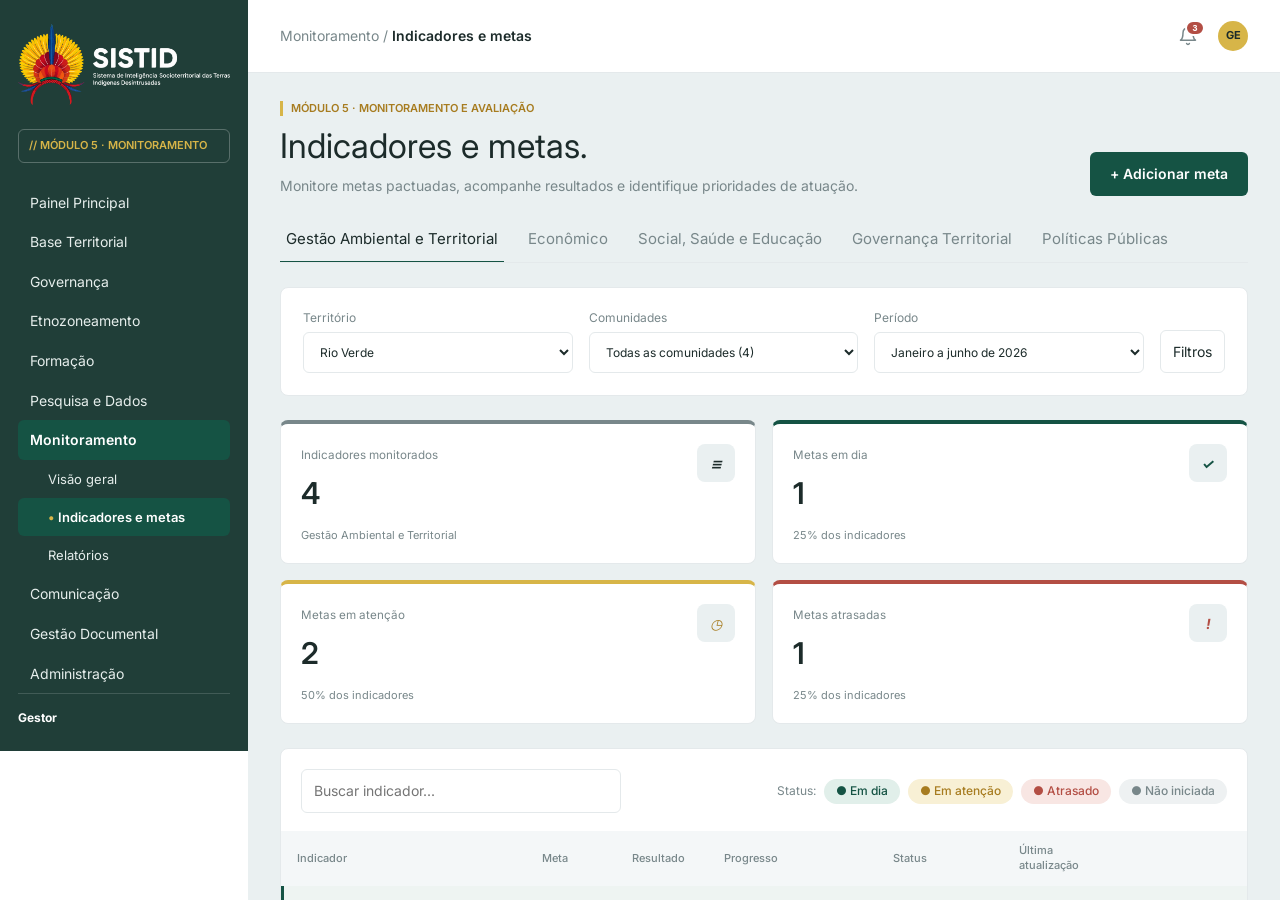
<file: indicadores.html>
<!DOCTYPE html>
<html lang="pt-BR">
<head>
  <meta charset="UTF-8">
  <meta name="viewport" content="width=device-width, initial-scale=1">
  <script>
    // Aberta sozinha (sem o menu lateral)? Vai para a moldura inicial, que carrega esta tela ao lado do menu.
    if (window.top === window) {
      var _n = location.pathname.split("/").pop() || "visao-geral.html";
      if (!/\.html$/.test(_n)) _n += ".html";
      location.replace("index.html?tela=" + encodeURIComponent(_n) + location.hash);
    }
  </script>
  <title>Indicadores e metas · SISTID</title>
  <link rel="preconnect" href="https://fonts.googleapis.com">
  <link rel="preconnect" href="https://fonts.gstatic.com" crossorigin>
  <link rel="stylesheet" href="https://fonts.googleapis.com/css2?family=Inter:wght@400;500;600&display=swap">
  <link rel="stylesheet" href="style.css">
</head>
<body>
  <div class="tela">
    <header class="topo">
      <div><span style="color:var(--cinza)">Monitoramento /</span> <span class="atual">Indicadores e metas</span></div>
      <div><span class="avatar">GE</span></div>
    </header>

    <main>
      <div class="cabeca">
        <div>
          <div class="modulo-etq">MÓDULO 5 · MONITORAMENTO E AVALIAÇÃO</div>
          <h1>Indicadores e metas.</h1>
          <p>Monitore metas pactuadas, acompanhe resultados e identifique prioridades de atuação.</p>
        </div>
        <button class="botao" type="button" id="btn-add-meta">+ Adicionar meta</button>
      </div>

      <div class="abas" role="tablist">
        <button class="ativa" type="button" data-cat="gat">Gestão Ambiental e Territorial</button>
        <button type="button" data-cat="eco">Econômico</button>
        <button type="button" data-cat="soc">Social, Saúde e Educação</button>
        <button type="button" data-cat="gov">Governança Territorial</button>
        <button type="button" data-cat="pol">Políticas Públicas</button>
      </div>

      <section class="card filtros" aria-label="Filtros">
        <label>Território<select><option>Rio Verde</option></select></label>
        <label>Comunidades<select><option>Todas as comunidades (4)</option></select></label>
        <label>Período<select><option>Janeiro a junho de 2026</option></select></label>
        <button type="button">Filtros</button>
      </section>

      <section class="kpis4">
        <div class="card faixa-neutro"><div><small>Indicadores monitorados</small><strong id="k-total"></strong></div><i class="ico">≡</i><span id="k-cat"></span></div>
        <div class="card faixa-ok"><div><small>Metas em dia</small><strong id="k-dia"></strong></div><i class="ico ok">✓</i><span id="k-dia-p"></span></div>
        <div class="card faixa-atencao"><div><small>Metas em atenção</small><strong id="k-atencao"></strong></div><i class="ico at">◷</i><span id="k-atencao-p"></span></div>
        <div class="card faixa-atrasado"><div><small>Metas atrasadas</small><strong id="k-atrasado"></strong></div><i class="ico ra">!</i><span id="k-atrasado-p"></span></div>
      </section>

      <section class="card tabela-card">
        <div class="ferramentas">
          <input type="search" placeholder="Buscar indicador..." aria-label="Buscar indicador" id="busca">
          <div class="chips" id="chips-status" role="group" aria-label="Filtrar por status">Status:
            <button type="button" class="badge baixa" data-status="baixa" aria-pressed="false">● Em dia</button>
            <button type="button" class="badge media" data-status="media" aria-pressed="false">● Em atenção</button>
            <button type="button" class="badge alta" data-status="alta" aria-pressed="false">● Atrasado</button>
            <button type="button" class="badge neutra" data-status="neutra" aria-pressed="false">● Não iniciada</button>
          </div>
        </div>
        <div class="rolagem">
          <table>
            <thead><tr><th>Indicador</th><th>Meta</th><th>Resultado</th><th>Progresso</th><th>Status</th><th>Última atualização</th><th></th></tr></thead>
            <tbody id="linhas"></tbody>
          </table>
        </div>
        <div class="rodape-tab"><span id="r-tab"></span><span class="pag">‹ <span class="atual-pg">1</span> ›</span></div>
      </section>

      <section class="card" id="painel" aria-live="polite">
        <h2 id="p-titulo"></h2>
        <p class="leg" id="p-sub"></p>
        <div class="painel">
          <div>
            <p class="desc" id="p-desc"></p>
            <div class="mini">
              <div><small id="p-metarot">Meta semestral</small><strong id="p-meta"></strong></div>
              <div><small>Resultado atual</small><strong id="p-res"></strong></div>
              <div><small>Alcance da meta</small><strong id="p-alc"></strong></div>
            </div>
            <span class="badge" id="p-status" style="margin:0"></span>
          </div>
          <div>
            <h3 id="p-gtitulo"></h3>
            <svg id="p-svg" viewBox="0 0 580 200" role="img" aria-label="Evolução do indicador de janeiro a junho"></svg>
            <div class="legenda"><span><i class="pt" style="background:var(--verde)"></i><span id="p-leg1"></span></span><span><i class="pt" style="background:var(--ouro)"></i><span id="p-leg2"></span></span></div>
            <p class="leg" id="p-serie" style="margin-top:8px"></p>
          </div>
        </div>
      </section>

      <p class="rodape" data-sync></p>
    </main>
  </div>

  <dialog class="janela" id="modal" aria-labelledby="m-titulo">
    <div class="jan-int">
      <div class="jan-cab">
        <div><div class="modulo-etq">DETALHES DO INDICADOR</div><h2 id="m-titulo"></h2></div>
        <div style="display:flex;align-items:center;gap:12px"><span class="badge" id="m-status" style="margin:0"></span><button type="button" class="jan-x" data-fechar aria-label="Fechar">✕</button></div>
      </div>
      <section class="jan-sec"><h3>Descrição do indicador</h3><p id="m-desc"></p></section>
      <section class="jan-sec jan-duo">
        <div class="jan-caixa"><h3>Meta estabelecida</h3><strong id="m-meta"></strong><span id="m-metatxt"></span></div>
        <div class="jan-caixa"><h3>Resultado atual</h3><strong id="m-res"></strong><span id="m-restxt"></span></div>
      </section>
      <section class="jan-sec" id="m-prog">
        <h3>Atualizar progresso</h3>
        <p class="jan-ajuda">Informe quanto da meta já foi realizado; o percentual é calculado automaticamente. Indicadores alimentados por outros módulos são atualizados sozinhos, mas o ajuste manual fica disponível em todas as metas.</p>
        <div class="prog-form">
          <div>
            <label for="m-real">Realizado até agora</label>
            <div class="com-unid">
              <input type="text" id="m-real" inputmode="decimal" autocomplete="off" aria-describedby="m-real-erro m-real-info">
              <span class="unid" id="m-real-un"></span>
            </div>
          </div>
          <div class="prog-prev" aria-live="polite">de <b id="m-real-meta"></b> <span class="seta">→</span> <b id="m-real-pct"></b></div>
          <button type="button" class="botao" id="m-salvar">Salvar progresso</button>
        </div>
        <p class="erro" id="m-real-erro" role="alert" hidden></p>
        <p class="jan-info" id="m-real-info" role="status"></p>
      </section>
      <section class="jan-sec">
        <h3>Histórico de resultados</h3>
        <svg id="m-svg" viewBox="0 0 580 200" role="img" aria-label="Evolução mensal do indicador de janeiro a junho"></svg>
        <div class="legenda"><span><i class="pt" style="background:var(--verde)"></i><span id="m-leg1"></span></span><span><i class="pt" style="background:var(--ouro)"></i><span id="m-leg2"></span></span></div>
        <p class="leg" id="m-serie" style="margin:8px 0 0;color:var(--cinza);font-size:12px"></p>
      </section>
      <section class="jan-sec jan-duo">
        <div><h3>Responsável pela execução da meta</h3><p id="m-resp"></p></div>
        <div><h3 id="m-prazo-t">Prazo</h3><p id="m-prazo"></p></div>
      </section>
      <section class="jan-sec"><h3>Observações</h3><p class="jan-obs" id="m-obs"></p></section>
      <div class="jan-rod jan-rod-del" id="m-rod">
        <button type="button" class="botao sec perigo" id="m-excluir">Excluir meta</button>
        <button type="button" class="botao" data-fechar>Fechar</button>
      </div>
      <div class="jan-confirma" id="m-confirma" role="alertdialog" aria-labelledby="m-conf-t" aria-describedby="m-conf-txt" hidden>
        <p><b id="m-conf-t">Excluir esta meta?</b> <span id="m-conf-txt"></span></p>
        <p class="erro" id="m-conf-erro" role="alert" hidden></p>
        <div class="jan-confirma-acoes">
          <button type="button" class="botao sec" id="m-conf-nao">Cancelar</button>
          <button type="button" class="botao perigo" id="m-conf-sim">Sim, excluir</button>
        </div>
      </div>
    </div>
  </dialog>

  <dialog class="janela janela-form" id="modal-meta" aria-labelledby="f-titulo">
    <form class="jan-int" id="form-meta" novalidate>
      <div class="jan-cab">
        <div><div class="modulo-etq">NOVA META</div><h2 id="f-titulo">Adicionar meta</h2></div>
        <button type="button" class="jan-x" data-fechar-meta aria-label="Fechar">✕</button>
      </div>

      <div class="campo">
        <label for="f-cat">Categoria <b class="req">*</b></label>
        <select id="f-cat" required aria-describedby="e-cat">
          <option value="">Selecione uma categoria</option>
        </select>
        <p class="erro" id="e-cat" role="alert" hidden></p>
      </div>

      <fieldset class="campo" id="f-ind" disabled>
        <legend>Indicador <b class="req">*</b></legend>
        <p class="ajuda" id="f-ind-ajuda">Selecione primeiro a categoria para escolher ou criar um indicador.</p>
        <div class="opcoes">
          <label class="opcao"><input type="radio" name="f-modo" value="existente" checked>
            <span><b>Selecionar indicador existente</b><small>Escolha entre os indicadores já cadastrados na categoria.</small></span></label>
          <label class="opcao"><input type="radio" name="f-modo" value="novo">
            <span><b>Criar novo indicador</b><small>Cadastre um indicador que ainda não existe no sistema.</small></span></label>
        </div>

        <div id="f-bloco-exist">
          <label for="f-sel">Indicador cadastrado</label>
          <select id="f-sel" aria-describedby="e-sel f-desc"></select>
          <p class="erro" id="e-sel" role="alert" hidden></p>
          <p class="previa-ind" id="f-desc" hidden></p>
        </div>

        <div id="f-bloco-novo" hidden>
          <label for="f-nome">Nome do indicador</label>
          <input type="text" id="f-nome" maxlength="80" placeholder="Ex.: Mulheres em cargos de liderança" aria-describedby="e-nome">
          <p class="erro" id="e-nome" role="alert" hidden></p>
          <label for="f-unid">Unidade de medida</label>
          <select id="f-unid" aria-describedby="e-unid">
            <option value="">Selecione a unidade</option>
            <option>Número absoluto</option>
            <option>Percentual (%)</option>
            <option>Valor em reais (R$)</option>
            <option>Hectares (ha)</option>
          </select>
          <p class="erro" id="e-unid" role="alert" hidden></p>
          <label for="f-descnovo">Descrição <span class="opc">(opcional)</span></label>
          <textarea id="f-descnovo" rows="3" maxlength="240" placeholder="Explique o que o indicador mede e como é apurado."></textarea>
        </div>
      </fieldset>

      <div class="campo-duo">
        <div class="campo">
          <label for="f-valor">Valor da meta <b class="req">*</b></label>
          <div class="com-unid">
            <input type="text" id="f-valor" inputmode="decimal" autocomplete="off" placeholder="Ex.: 120" aria-describedby="e-valor f-unid-rot">
            <span class="unid" id="f-unid-rot"></span>
          </div>
          <p class="erro" id="e-valor" role="alert" hidden></p>
        </div>
        <div class="campo">
          <label for="f-data">Data de criação</label>
          <input type="text" id="f-data" readonly aria-describedby="f-data-aj">
          <p class="ajuda" id="f-data-aj" style="margin:6px 0 0">Preenchida automaticamente.</p>
        </div>
      </div>

      <div class="campo">
        <label for="f-resp">Responsável pela meta <b class="req">*</b></label>
        <input type="text" id="f-resp" maxlength="80" autocomplete="off" placeholder="Ex.: Mariana Tavares · Coordenação de Monitoramento" aria-describedby="e-resp">
        <p class="erro" id="e-resp" role="alert" hidden></p>
      </div>

      <div class="jan-rod jan-rod-form">
        <button type="button" class="botao sec" data-fechar-meta>Cancelar</button>
        <button type="submit" class="botao">Adicionar meta</button>
      </div>
    </form>
  </dialog>

  <div class="toast" id="toast-meta" role="status" aria-live="polite" hidden><span id="toast-txt"></span><button type="button" aria-label="Fechar aviso" id="toast-x">✕</button></div>

  <script src="anim.js"></script>
  <script>
    var fmtN = function (n) { return n.toLocaleString("pt-BR"); };

    // Categorias e os indicadores de cada uma
    var CATS = [
      { id: "gat", nome: "Gestão Ambiental e Territorial", ind: ["cobertura", "agua", "areas", "rondas"] },
      { id: "eco", nome: "Econômico", ind: ["familias", "faturamento"] },
      { id: "soc", nome: "Social, Saúde e Educação", ind: ["saneamento", "alunos", "cursos"] },
      { id: "gov", nome: "Governança Territorial", ind: ["reunioes"] },
      { id: "pol", nome: "Políticas Públicas", ind: ["investimento", "beneficiarios"] }
    ];

    // Dados de cada indicador (tabela, painel e gráfico)
    var D = {
      cobertura: { titulo: "Cobertura territorial monitorada", sufixo: "%", min: 25, max: 100, passo: 25, metaVal: 90, serie: [64,66,68,70,71,72],
        desc: "Percentual da área do território com monitoramento atualizado. A apuração considera registros validados pelas equipes de campo e pelas comunidades.",
        meta: "90%", res: "72%", alc: "80%", cls: "media", st: "Em atenção", gt: "Evolução da cobertura territorial (%)", l1: "Cobertura (%)", l2: "Meta: 90%" },
      agua: { titulo: "Pontos de água monitorados", sufixo: "", min: 0, max: 15, passo: 5, metaVal: 12, serie: [8,9,10,11,12,12],
        desc: "Quantidade de pontos de água do território com coleta e verificação periódicas pelas equipes de campo.",
        meta: "12 pontos", res: "12 pontos", alc: "100%", cls: "baixa", st: "Em dia", gt: "Evolução dos pontos monitorados", l1: "Pontos monitorados", l2: "Meta: 12 pontos" },
      areas: { titulo: "Áreas em recuperação", sufixo: " ha", min: 0, max: 60, passo: 20, metaVal: 50, serie: [10,16,22,27,31,35],
        desc: "Área acumulada, em hectares, com ações de recuperação em andamento ou concluídas no território.",
        meta: "50 ha", res: "35 ha", alc: "70%", cls: "media", st: "Em atenção", gt: "Evolução da área em recuperação (ha)", l1: "Área recuperada (ha)", l2: "Meta: 50 ha" },
      rondas: { titulo: "Rondas de vigilância territorial", sufixo: "", min: 0, max: 30, passo: 10, metaVal: 24, serie: [2,5,8,11,14,16],
        desc: "Número acumulado de rondas de vigilância concluídas pelas equipes de proteção no semestre.",
        meta: "24 rondas", res: "16 rondas", alc: "67%", cls: "alta", st: "Atrasado", gt: "Evolução das rondas concluídas", l1: "Rondas concluídas", l2: "Meta: 24 rondas" },

      familias: { titulo: "Famílias produtoras", sufixo: "", min: 0, max: 150, passo: 50, metaVal: 120, serie: [70,76,82,88,93,96],
        desc: "Número de famílias do território envolvidas em atividades produtivas, como agricultura, extrativismo e artesanato, com acompanhamento técnico.",
        meta: "120 famílias", res: "96 famílias", alc: "80%", cls: "media", st: "Em atenção", gt: "Evolução das famílias produtoras", l1: "Famílias produtoras", l2: "Meta: 120 famílias" },
      faturamento: { titulo: "Faturamento anual", rotMeta: "Meta anual", prefixo: "R$ ", sufixo: " mil", min: 0, max: 500, passo: 100, metaVal: 480, serie: [12,34,62,96,130,168],
        desc: "Valor acumulado, em reais, da comercialização dos produtos das famílias e das associações do território ao longo do ano.",
        meta: "R$ 480 mil", res: "R$ 168 mil", alc: "35%", cls: "alta", st: "Atrasado", gt: "Evolução do faturamento acumulado (R$ mil)", l1: "Faturamento acumulado (R$ mil)", l2: "Meta: R$ 480 mil" },

      saneamento: { titulo: "Saneamento básico", sufixo: "%", min: 40, max: 100, passo: 20, metaVal: 85, serie: [62,66,70,73,76,78],
        desc: "Percentual de domicílios do território com acesso adequado a água tratada e a destino seguro do esgoto.",
        meta: "85%", res: "78%", alc: "92%", cls: "media", st: "Em atenção", gt: "Evolução do acesso a saneamento básico (%)", l1: "Domicílios atendidos (%)", l2: "Meta: 85%" },
      alunos: { titulo: "Alunos em formação", sufixo: "", min: 0, max: 400, passo: 100, metaVal: 300, serie: [180,215,250,280,300,312],
        desc: "Quantidade de alunos matriculados em cursos de formação oferecidos no território, incluindo educação escolar e formação técnica.",
        meta: "300 alunos", res: "312 alunos", alc: "104%", cls: "baixa", st: "Em dia", gt: "Evolução dos alunos em formação", l1: "Alunos em formação", l2: "Meta: 300 alunos" },
      cursos: { titulo: "Quantidade de cursos oferecidos", sufixo: "", min: 0, max: 15, passo: 5, metaVal: 12, serie: [1,2,4,5,6,7],
        desc: "Número de cursos de formação oferecidos às comunidades no semestre, nas áreas de saúde, educação e formação técnica.",
        meta: "12 cursos", res: "7 cursos", alc: "58%", cls: "alta", st: "Atrasado", gt: "Evolução dos cursos oferecidos", l1: "Cursos oferecidos", l2: "Meta: 12 cursos" },

      reunioes: { titulo: "Reuniões comunitárias realizadas", sufixo: "", min: 0, max: 30, passo: 10, metaVal: 20, serie: [3,7,11,15,19,22],
        desc: "Número de reuniões realizadas com as comunidades para discussão, planejamento e acompanhamento das ações do território.",
        meta: "20 reuniões", res: "22 reuniões", alc: "110%", cls: "baixa", st: "Em dia", gt: "Evolução das reuniões realizadas", l1: "Reuniões realizadas", l2: "Meta: 20 reuniões" },

      investimento: { titulo: "Investimento anual", rotMeta: "Meta anual", prefixo: "R$ ", sufixo: " mil", min: 0, max: 3000, passo: 1000, metaVal: 2400, serie: [120,260,480,700,890,1080],
        desc: "Valor acumulado de recursos públicos investidos no território ao longo do ano, em áreas como saúde, educação, infraestrutura e produção.",
        meta: "R$ 2,4 milhões", res: "R$ 1,08 milhão", alc: "45%", cls: "media", st: "Em atenção", gt: "Evolução do investimento acumulado (R$ mil)", l1: "Investimento acumulado (R$ mil)", l2: "Meta: R$ 2,4 milhões" },
      beneficiarios: { titulo: "Beneficiários", sufixo: "", min: 0, max: 1500, passo: 500, metaVal: 1000, serie: [520,700,850,960,1060,1150],
        desc: "Número de pessoas do território atendidas por programas e políticas públicas, como benefícios sociais, saúde e educação.",
        meta: "1.000 pessoas", res: "1.150 pessoas", alc: "115%", cls: "baixa", st: "Em dia", gt: "Evolução dos beneficiários", l1: "Beneficiários", l2: "Meta: 1.000 pessoas" }
    };

    // Informações exibidas na janela "Detalhes"
    var DET = {
      cobertura: { metaTxt: "Manter 90% da área do território com monitoramento atualizado.", atual: "30/06/2026", resp: "Mariana Tavares · Coordenação de Monitoramento Territorial", prazo: "30/06/2026",
        obs: "Cobertura abaixo da meta por dificuldade de acesso a duas áreas durante o período de cheia. A retomada dos registros em campo está prevista para o próximo ciclo." },
      agua: { metaTxt: "Monitorar os 12 pontos de água do território todos os meses.", atual: "30/06/2026", resp: "Carlos Mendes · Equipe de Recursos Hídricos", prazo: "30/06/2026",
        obs: "Meta atingida. Todos os 12 pontos foram monitorados mensalmente, sem pendências." },
      areas: { metaTxt: "Alcançar 50 hectares de áreas em processo de recuperação.", atual: "29/06/2026", resp: "Juliana Prado · Equipe Ambiental", prazo: "30/06/2026",
        obs: "Recuperação abaixo do previsto por atraso na entrega de mudas e período de estiagem. Os 15 hectares restantes estão previstos para o próximo ciclo." },
      rondas: { metaTxt: "Concluir 24 rondas de vigilância territorial no semestre.", atual: "30/06/2026", resp: "Roberto Alves · Equipe de Proteção Territorial", prazo: "30/06/2026",
        obs: "Rondas atrasadas por limitação de equipe e condições climáticas. As 8 rondas pendentes serão reprogramadas com a equipe de proteção territorial." },
      familias: { metaTxt: "Alcançar 120 famílias produtoras acompanhadas no território.", atual: "28/06/2026", resp: "Patrícia Lima · Equipe de Desenvolvimento Econômico", prazo: "30/06/2026",
        obs: "Meta ainda não atingida: 24 famílias aguardam a conclusão do cadastro e da assistência técnica. A inclusão das famílias restantes está prevista para o próximo ciclo." },
      faturamento: { metaTxt: "Atingir R$ 480 mil em faturamento acumulado até o fim de 2026.", atual: "30/06/2026", resp: "Rafael Nogueira · Associações e Cooperativas Produtivas", prazo: "31/12/2026",
        obs: "Faturamento abaixo do ritmo necessário para fechar o ano na meta, por queda na safra e dificuldade de escoamento durante o período de cheia. Está em estudo um novo ponto de venda para o segundo semestre." },
      saneamento: { metaTxt: "Chegar a 85% dos domicílios com saneamento básico adequado.", atual: "27/06/2026", resp: "Luciana Ferraz · Equipe de Saúde e Saneamento", prazo: "30/06/2026",
        obs: "Obras de abastecimento de água concluídas em três comunidades. A comunidade restante depende da liberação de materiais para finalizar a rede." },
      alunos: { metaTxt: "Manter 300 alunos em formação no território.", atual: "30/06/2026", resp: "Helena Barros · Coordenação de Formação", prazo: "30/06/2026",
        obs: "Meta superada com a abertura de turmas extras. Não há pendências para o período." },
      cursos: { metaTxt: "Oferecer 12 cursos de formação às comunidades no semestre.", atual: "29/06/2026", resp: "Marcos Teixeira · Equipe de Educação e Formação", prazo: "30/06/2026",
        obs: "Cursos atrasados por falta de instrutores e pela dificuldade de deslocamento das equipes. Cinco cursos serão reprogramados para o próximo ciclo." },
      reunioes: { metaTxt: "Realizar 20 reuniões com as comunidades no semestre.", atual: "30/06/2026", resp: "Sônia Oliveira · Equipe de Governança e Articulação", prazo: "30/06/2026",
        obs: "Meta superada. As reuniões extras trataram do planejamento das ações do próximo ciclo, e não há pendências." },
      investimento: { metaTxt: "Alcançar R$ 2,4 milhões em investimentos públicos no território em 2026.", atual: "26/06/2026", resp: "André Cardoso · Articulação de Políticas Públicas", prazo: "31/12/2026",
        obs: "Execução um pouco abaixo do esperado para o período, por atraso na liberação de parte dos repasses. A previsão é regularizar a execução no próximo trimestre." },
      beneficiarios: { metaTxt: "Atender 1.000 pessoas do território com programas e políticas públicas.", atual: "30/06/2026", resp: "Beatriz Souza · Equipe de Acesso a Direitos", prazo: "30/06/2026",
        obs: "Meta superada com a ampliação do cadastro em benefícios sociais. Não há pendências." }
    };

    var meses = ["Jan","Fev","Mar","Abr","Mai","Jun"];

    // Categorias disponíveis no cadastro de metas; os nomes vêm de CATS
    var CATS_FORM = ["gat", "eco", "soc", "gov", "pol"];
    var CH_METAS = "sistid-metas", CH_IND = "sistid-indicadores-novos", CH_PROG = "sistid-progresso", CH_EXC = "sistid-metas-excluidas", CH_RESUMO = "sistid-resumo-metas";
    var UNIDS = {
      "Número absoluto": { pre: "", suf: "" }, "Percentual (%)": { pre: "", suf: "%" },
      "Valor em reais (R$)": { pre: "R$ ", suf: "" }, "Hectares (ha)": { pre: "", suf: " ha" }
    };

    // ---- Persistência (localStorage): lê com validação e grava conferindo o resultado ----
    function lerLS(chave, padrao) {
      try { var v = JSON.parse(localStorage.getItem(chave)); return v && typeof v === "object" ? v : padrao; } catch (e) { return padrao; }
    }
    function gravarLS(chave, valor) {
      try { var txt = JSON.stringify(valor); localStorage.setItem(chave, txt); return localStorage.getItem(chave) === txt; } catch (e) { return false; }
    }
    var novosInd = lerLS(CH_IND, {});   // { catId: [ { id, nome, unid, desc } ] }
    var metas = lerLS(CH_METAS, []);    // [ { id, cat, indId, indNome, valor, pre, suf, resp, criadaEm, realizado, atualizadoEm, historico } ]
    var excluidas = lerLS(CH_EXC, []);  // [ indId ] -> metas pactuadas (pré-cadastradas) que o usuário excluiu
    var prog = lerLS(CH_PROG, {});      // { indId: { valor, atualizadoEm, origem } }  -> ajustes de indicadores já existentes
    if (!novosInd || Array.isArray(novosInd)) novosInd = {};
    if (!prog || Array.isArray(prog)) prog = {};
    if (!Array.isArray(metas)) metas = [];
    if (!Array.isArray(excluidas)) excluidas = [];
    CATS_FORM.forEach(function (c) { if (!Array.isArray(novosInd[c])) novosInd[c] = []; });
    // Compatibilidade: metas salvas antes de existir progresso começam em 0
    metas = metas.filter(function (m) { return m && m.id && m.cat && typeof m.valor === "number" && m.criadaEm; });
    metas.forEach(function (m) {
      if (typeof m.realizado !== "number") m.realizado = 0;
      if (!m.atualizadoEm) m.atualizadoEm = m.criadaEm;
      if (!Array.isArray(m.historico) || !m.historico.length) m.historico = [{ em: m.criadaEm, valor: m.realizado }];
    });

    // ---- Utilitários ----
    function fmtData(d) { return p2(d.getDate()) + "/" + p2(d.getMonth() + 1) + "/" + d.getFullYear(); }
    function fmtDM(d) { return p2(d.getDate()) + "/" + p2(d.getMonth() + 1); }
    function p2(n) { return n < 10 ? "0" + n : "" + n; }
    function esc(s) { return String(s).replace(/[&<>"]/g, function (c) { return { "&": "&amp;", "<": "&lt;", ">": "&gt;", '"': "&quot;" }[c]; }); }
    function t(id, txt) { document.getElementById(id).textContent = txt; }
    function catPorId(cid) { return CATS.filter(function (c) { return c.id === cid; })[0]; }
    function novoDaCat(cid, id) { return (novosInd[cid] || []).filter(function (n) { return n.id === id; })[0]; }
    function metaPorId(id) { return metas.filter(function (m) { return m.id === id; })[0]; }
    function fmtU(v, u) { return (u.pre || "") + fmtN(v) + (u.suf || ""); }
    function pctDe(v, meta) { return meta > 0 ? Math.round(v / meta * 100) : 0; }
    // "1.000,5" ou "2,4" -> número; NaN se inválido
    function lerNumero(txt) {
      var s = txt.trim().replace(/\s/g, "");
      if (!/^\d{1,3}(\.\d{3})*(,\d+)?$|^\d+(,\d+)?$/.test(s)) return NaN;
      return parseFloat(s.replace(/\./g, "").replace(",", "."));
    }
    function passoBom(x) {
      var p = Math.pow(10, Math.floor(Math.log(x) / Math.LN10)), r = x / p;
      return (r <= 1 ? 1 : r <= 2 ? 2 : r <= 5 ? 5 : 10) * p;
    }
    // Unidade (prefixo/sufixo) de um indicador existente, p.ex. "12 pontos" -> sufixo " pontos"
    function unidDe(id) {
      var d = D[id], m;
      if (d.prefixo !== undefined) return { pre: d.prefixo, suf: d.sufixo || "" };
      m = d.res.match(/^[^\d]*[\d.,]+(.*)$/);
      return { pre: "", suf: m ? m[1] : (d.sufixo || "") };
    }
    // Regra de status a partir do progresso: >=100% em dia; 70–99% em atenção; abaixo disso atrasado; 0% não iniciada
    function statusPor(p) {
      if (p >= 100) return { cls: "baixa", st: "Em dia" };
      if (p >= 70) return { cls: "media", st: "Em atenção" };
      if (p > 0) return { cls: "alta", st: "Atrasado" };
      return { cls: "neutra", st: "Não iniciada" };
    }

    // ---- Dados "efetivos" de cada linha: base + ajustes salvos ----
    function efExistente(id) {
      var d = D[id], pr = prog[id], u = unidDe(id), e = {}, k, pct, s;
      for (k in d) e[k] = d[k];
      e.id = id; e.nova = false; e.un = u; e.serie = d.serie.slice();
      e.real = d.serie[d.serie.length - 1]; e.atual = DET[id].atual;
      if (pr && typeof pr.valor === "number") {
        pct = pctDe(pr.valor, d.metaVal); s = statusPor(pct);
        e.real = pr.valor; e.serie[e.serie.length - 1] = pr.valor;
        e.res = (u.suf === " mil" && pr.valor >= 1000)
          ? u.pre + fmtN(pr.valor / 1000) + (pr.valor < 2000 ? " milhão" : " milhões")   // ex.: R$ 1,5 milhão, como no valor original
          : fmtU(pr.valor, u);
        e.alc = pct + "%"; e.cls = s.cls; e.st = s.st; e.atual = fmtData(new Date(pr.atualizadoEm));
        while (e.max < pr.valor) e.max += e.passo;
        while (e.min > pr.valor) e.min = Math.max(0, e.min - e.passo);
      }
      return e;
    }
    function descMeta(m) {
      var n;
      if (D[m.indId]) return D[m.indId].desc;
      n = novoDaCat(m.cat, m.indId);
      return (n && n.desc) || "Sem descrição informada.";
    }
    function efMeta(m) {
      var h = m.historico.slice(-6), vals = h.map(function (x) { return x.valor; }),
          top = Math.max(m.valor, Math.max.apply(null, vals)), passo = passoBom(top / 3), u = { pre: m.pre, suf: m.suf },
          pct = pctDe(m.realizado, m.valor), s = statusPor(pct);
      return { id: m.id, nova: true, titulo: m.indNome, desc: descMeta(m), prefixo: m.pre, sufixo: m.suf, un: u,
        min: 0, max: Math.ceil(top / passo) * passo, passo: passo, metaVal: m.valor, serie: vals,
        labels: h.map(function (x) { return fmtDM(new Date(x.em)); }),
        meta: fmtU(m.valor, u), res: fmtU(m.realizado, u), real: m.realizado, alc: pct + "%", cls: s.cls, st: s.st,
        gt: "Evolução do progresso da meta", l1: "Realizado", l2: "Meta: " + fmtU(m.valor, u), rotMeta: "Meta",
        atual: fmtData(new Date(m.atualizadoEm)) };
    }
    function E(id) { var m = metaPorId(id); return m ? efMeta(m) : efExistente(id); }

    // Informações da janela "Detalhes"
    function X(id) {
      var m = metaPorId(id), x, r = {}, k, pr;
      if (m) {
        return { metaTxt: "Atingir " + fmtU(m.valor, { pre: m.pre, suf: m.suf }) + " · meta cadastrada em " + fmtData(new Date(m.criadaEm)) + ".",
          atual: fmtData(new Date(m.atualizadoEm)), resp: m.resp, prazoRot: "Data de criação", prazo: fmtData(new Date(m.criadaEm)),
          obs: m.realizado > 0 ? "Sem observações registradas." : "Meta recém-cadastrada, ainda sem progresso. Atualize o realizado conforme as ações forem concluídas.",
          manual: m.historico.length > 1 ? m.atualizadoEm : null };
      }
      x = DET[id]; pr = prog[id];
      for (k in x) r[k] = x[k];
      r.prazoRot = "Prazo"; r.manual = pr ? pr.atualizadoEm : null;
      if (pr) r.atual = fmtData(new Date(pr.atualizadoEm));
      return r;
    }

    var painel = document.getElementById("painel");
    var modal = document.getElementById("modal");
    var tbody = document.getElementById("linhas");
    var cat = null, linhas = [], atual = null, abertoId = null;

    function idsDaCat(c) { return c.ind.filter(function (i) { return excluidas.indexOf(i) < 0; }).concat(metas.filter(function (m) { return m.cat === c.id; }).map(function (m) { return m.id; })); }
    function y(d, v) { return 160 - (v - d.min) / (d.max - d.min) * 140; }
    function serie(d) {
      var lb = d.labels || meses;
      return d.serie.map(function (n, k) { return lb[k] + " " + (d.prefixo || "") + fmtN(n) + (d.sufixo || ""); }).join(" · ");
    }

    function desenhar(d, alvo) {
      var lb = d.labels || meses, n = d.serie.length, passos = Math.round((d.max - d.min) / d.passo);
      var s = "<g stroke='#E4E9EB'>", tx = "<g text-anchor='end'>", i, v;
      for (i = 0; i <= passos; i++) {
        v = d.min + i * d.passo;
        s += "<path d='M40 " + y(d, v).toFixed(1) + "H560'/>";
        tx += "<text x='30' y='" + (y(d, v) + 4).toFixed(1) + "'>" + fmtN(v) + "</text>";
      }
      s += "</g>" + tx + "</g><g text-anchor='middle'>";
      for (i = 0; i < n; i++) s += "<text x='" + (40 + i * 100) + "' y='185'>" + lb[i] + "</text>";
      s += "</g><path d='M40 " + y(d, d.metaVal).toFixed(1) + "H540' stroke='#D7B548' stroke-width='2' stroke-dasharray='6 4'/>";
      var pts = d.serie.map(function (v2, k) { return (40 + k * 100) + "," + y(d, v2).toFixed(1); });
      if (n > 1) s += "<polyline points='" + pts.join(" ") + "' fill='none' stroke='#155344' stroke-width='2.5'/>";
      s += "<g fill='#155344'>";
      pts.forEach(function (p) { var c = p.split(","); s += "<circle cx='" + c[0] + "' cy='" + c[1] + "' r='3'/>"; });
      var svg = document.getElementById(alvo || "p-svg");
      svg.innerHTML = s + "</g>";
      if (window.animarGrafico) window.animarGrafico(svg);
    }

    function mostrar(id) {
      var d = E(id);
      t("p-titulo", d.titulo);
      t("p-sub", "PAINEL DO INDICADOR SELECIONADO · " + cat.nome + " · Rio Verde");
      t("p-desc", d.desc);
      t("p-metarot", d.rotMeta || "Meta semestral");
      t("p-meta", d.meta); t("p-res", d.res); t("p-alc", d.alc);
      var st = document.getElementById("p-status");
      st.className = "badge " + d.cls; st.textContent = "● " + d.st;
      t("p-gtitulo", d.gt); t("p-leg1", d.l1); t("p-leg2", d.l2); t("p-serie", serie(d));
      desenhar(d);
    }

    function selecionar(id) {
      atual = atual === id ? null : id;
      linhas.forEach(function (tr) {
        var sel = tr.dataset.id === atual;
        tr.classList.toggle("sel", sel);
        tr.setAttribute("aria-selected", sel);
        tr.querySelector("small").textContent = sel ? "Selecionado · " + cat.nome + " · Rio Verde" : cat.nome + " · TI Rio Verde";
      });
      painel.hidden = !atual;
      if (atual) mostrar(atual);
    }

    function linhaHtml(id) {
      var d = E(id), a = parseInt(d.alc, 10);
      return '<tr data-id="' + id + '" data-cls="' + d.cls + '" tabindex="0"><td><b>' + esc(d.titulo) + '</b>' + (d.nova ? ' <span class="tag-nova">Nova meta</span>' : '') + '<small></small></td><td>' + esc(d.meta) + '</td><td>' + esc(d.res) +
        '</td><td><div class="prog"><i style="--p:' + Math.min(a, 100) + '%"></i>' + d.alc + '</div></td><td><span class="badge ' + d.cls + '" style="margin:0">● ' + d.st +
        '</span></td><td>' + d.atual + '</td><td><button type="button" class="lnk" data-detalhes>Detalhes →</button></td></tr>';
    }

    // Filtro de status: clicar num status mostra só as metas dele; clicar de novo remove o filtro
    var filtroStatus = null, totalLinhas = 0;
    var chipsEl = document.getElementById("chips-status");
    function marcarChips() {
      chipsEl.querySelectorAll("button").forEach(function (b) { b.setAttribute("aria-pressed", b.dataset.status === filtroStatus ? "true" : "false"); });
      chipsEl.classList.toggle("filtrando", !!filtroStatus);
    }
    function aplicarBusca() {
      var termo = document.getElementById("busca").value.toLowerCase(), vis = 0;
      linhas.forEach(function (tr) {
        var ok = (!filtroStatus || tr.dataset.cls === filtroStatus) && tr.textContent.toLowerCase().indexOf(termo) !== -1;
        tr.hidden = !ok; if (ok) vis++;
      });
      document.getElementById("sem-resultado").hidden = vis > 0;
      t("r-tab", (vis ? "Exibindo 1–" + vis : "Exibindo 0") + " de " + totalLinhas + (totalLinhas === 1 ? " indicador" : " indicadores") + " · Metas pactuadas para 2026");
    }
    chipsEl.addEventListener("click", function (e) {
      var b = e.target.closest("button[data-status]"); if (!b) return;
      filtroStatus = filtroStatus === b.dataset.status ? null : b.dataset.status;
      marcarChips(); aplicarBusca();
    });

    // Resumo para o painel inicial (visao-geral.html): total de metas e quantas ainda não foram atingidas.
    // Considera todas as categorias; é regravado a cada mudança (adicionar, excluir, salvar progresso).
    // Também publica os alertas: metas "Atrasado" (alta) e "Em atenção" (média), das mais críticas para as menos.
    function publicarResumo() {
      var total = 0, andamento = 0, soma = 0, alertas = [], proximas = [];
      CATS.forEach(function (c) {
        idsDaCat(c).forEach(function (i) {
          var d = E(i), pc = parseInt(d.alc, 10) || 0, falta;
          total++; if (d.cls !== "baixa") andamento++;
          // "Metas mais próximas de bater": já passaram de 70% e ainda não chegaram a 100%
          if (pc >= 70 && pc < 100 && d.metaVal > d.real) {
            falta = Math.round((d.metaVal - d.real) * 100) / 100;
            proximas.push({ id: i, titulo: d.titulo, res: d.res, meta: d.meta, alc: pc, falta: fmtU(falta, d.un), cat: c.nome });
          }
          soma += Math.min(parseInt(d.alc, 10) || 0, 100);
          if (d.cls === "alta" || d.cls === "media")
            alertas.push({ id: i, titulo: d.titulo, cls: d.cls, res: d.res, meta: d.meta, alc: parseInt(d.alc, 10) || 0, resp: X(i).resp, cat: c.nome, atual: d.atual });
        });
      });
      alertas.sort(function (a, b) { return (a.cls === b.cls ? 0 : a.cls === "alta" ? -1 : 1) || a.alc - b.alc; });
      proximas.sort(function (a, b) { return b.alc - a.alc; });
      gravarLS(CH_RESUMO, { total: total, andamento: andamento, media: total ? Math.round(soma / total) : 0, alertas: alertas, proximas: proximas, em: new Date().toISOString() });
    }

    // Troca de categoria: refaz os cards, a tabela e o painel. Com "manter", preserva a seleção e a busca
    function renderCat(cid, manter) {
      var antes = atual;
      cat = catPorId(cid);
      document.querySelectorAll(".abas button").forEach(function (b) { b.classList.toggle("ativa", b.dataset.cat === cid); });
      var ids = idsDaCat(cat), n = ids.length, c = { baixa: 0, media: 0, alta: 0, neutra: 0 };
      ids.forEach(function (i) { c[E(i).cls]++; });
      t("k-total", n); t("k-cat", cat.nome);
      [["dia", "baixa"], ["atencao", "media"], ["atrasado", "alta"]].forEach(function (p) {
        t("k-" + p[0], c[p[1]]); t("k-" + p[0] + "-p", (n ? Math.round(c[p[1]] / n * 100) : 0) + "% dos indicadores");
      });
      tbody.innerHTML = ids.map(function (i) { return linhaHtml(i); }).join("") +
        '<tr id="sem-resultado" hidden><td colspan="7" style="color:var(--cinza);text-align:center;padding:28px 16px">' + (n ? "Nenhuma meta encontrada com os filtros selecionados." : "Nenhuma meta nesta categoria. Use “+ Adicionar meta” para cadastrar uma.") + '</td></tr>';
      linhas = tbody.querySelectorAll("tr[data-id]");
      totalLinhas = n;
      if (!manter) { document.getElementById("busca").value = ""; filtroStatus = null; }
      marcarChips();
      atual = null;
      selecionar(manter && ids.indexOf(antes) >= 0 ? antes : ids[0]); // o primeiro já vem selecionado, como no Figma
      aplicarBusca();
      publicarResumo();
    }

    // ---- Janela de detalhes + atualização de progresso ----
    function erroProg(msg) { var e = document.getElementById("m-real-erro"); e.textContent = msg || ""; e.hidden = !msg; document.getElementById("m-real").setAttribute("aria-invalid", msg ? "true" : "false"); }
    function infoProg(x) { t("m-real-info", x && x.manual ? "Último ajuste manual em " + fmtData(new Date(x.manual)) + "." : ""); }

    function abrir(id, msgInfo) {
      var d = E(id), x = X(id);
      abertoId = id;
      t("m-titulo", d.titulo); t("m-desc", d.desc);
      t("m-meta", d.meta); t("m-metatxt", x.metaTxt);
      t("m-res", d.res); t("m-restxt", d.alc + " da meta · atualizado em " + x.atual);
      t("m-leg1", d.l1); t("m-leg2", d.l2); t("m-serie", serie(d));
      t("m-resp", x.resp); t("m-prazo-t", x.prazoRot); t("m-prazo", x.prazo || DET[id].prazo); t("m-obs", x.obs);
      var st = document.getElementById("m-status");
      st.className = "badge " + d.cls; st.textContent = "● " + d.st;
      document.getElementById("m-real").value = fmtN(d.real);
      t("m-real-un", (d.un.pre + d.un.suf).trim()); document.getElementById("m-real-un").hidden = !(d.un.pre + d.un.suf).trim();
      t("m-real-meta", d.meta); t("m-real-pct", d.alc);
      erroProg(""); infoProg(x); fecharConfirmacao();
      if (msgInfo) t("m-real-info", msgInfo);
      if (!modal.open) modal.showModal();
      desenhar(d, "m-svg"); // depois de abrir a janela, para a animação ser vista
    }

    document.getElementById("m-real").addEventListener("input", function (e) {
      var v = lerNumero(e.target.value), d = E(abertoId);
      erroProg("");
      t("m-real-pct", isNaN(v) ? "—" : pctDe(v, d.metaVal) + "%");
    });

    function salvarProgresso() {
      var id = abertoId, v = lerNumero(document.getElementById("m-real").value), m = metaPorId(id), ok, ant, agora = new Date().toISOString();
      if (isNaN(v)) { erroProg("Informe um número válido (ex.: 50 ou 2,4)."); document.getElementById("m-real").focus(); return; }
      if (m) {
        ant = { r: m.realizado, a: m.atualizadoEm, n: m.historico.length };
        m.realizado = v; m.atualizadoEm = agora; m.historico.push({ em: agora, valor: v });
        ok = gravarLS(CH_METAS, metas);
        if (!ok) { m.realizado = ant.r; m.atualizadoEm = ant.a; m.historico.length = ant.n; }
      } else {
        ant = prog[id];
        prog[id] = { valor: v, atualizadoEm: agora, origem: "manual" };
        ok = gravarLS(CH_PROG, prog);
        if (!ok) { if (ant) prog[id] = ant; else delete prog[id]; }
      }
      if (!ok) { erroProg("Não foi possível salvar o progresso no navegador (armazenamento indisponível ou cheio)."); return; }
      if (window.sincronizar) window.sincronizar();
      renderCat(cat.id, true);
      abrir(id, "Progresso salvo em " + fmtData(new Date(agora)) + ".");
    }
    document.getElementById("m-salvar").addEventListener("click", salvarProgresso);
    document.getElementById("m-real").addEventListener("keydown", function (e) { if (e.key === "Enter") { e.preventDefault(); salvarProgresso(); } });

    // ---- Excluir meta (com confirmação na própria janela) ----
    function fecharConfirmacao() {
      document.getElementById("m-confirma").hidden = true;
      document.getElementById("m-rod").hidden = false;
      var er = document.getElementById("m-conf-erro"); er.textContent = ""; er.hidden = true;
    }
    function pedirExclusao() {
      var d = E(abertoId);
      t("m-conf-txt", "“" + d.titulo + "” será removida da lista de metas. Essa ação não pode ser desfeita.");
      document.getElementById("m-rod").hidden = true;
      document.getElementById("m-confirma").hidden = false;
      document.getElementById("m-conf-nao").focus(); // o foco começa no botão seguro
    }
    function excluirMeta() {
      var id = abertoId, m = metaPorId(id), titulo = E(id).titulo, ok, i, antProg;
      if (m) {
        // Meta cadastrada pelo usuário: sai da lista de metas
        i = metas.indexOf(m); metas.splice(i, 1);
        ok = gravarLS(CH_METAS, metas);
        if (!ok) metas.splice(i, 0, m);
      } else {
        // Meta pactuada (pré-cadastrada): fica registrada como excluída e o ajuste manual de progresso é descartado
        antProg = prog[id]; excluidas.push(id); delete prog[id];
        ok = gravarLS(CH_EXC, excluidas) && gravarLS(CH_PROG, prog);
        if (!ok) { excluidas.pop(); if (antProg) prog[id] = antProg; gravarLS(CH_EXC, excluidas); gravarLS(CH_PROG, prog); }
      }
      if (!ok) {
        var er = document.getElementById("m-conf-erro");
        er.textContent = "Não foi possível excluir a meta (armazenamento do navegador indisponível ou cheio).";
        er.hidden = false;
        return;
      }
      if (window.sincronizar) window.sincronizar();
      modal.close();
      renderCat(cat.id, true);
      aviso("Meta “" + titulo + "” excluída.");
    }
    document.getElementById("m-excluir").addEventListener("click", pedirExclusao);
    document.getElementById("m-conf-nao").addEventListener("click", function () { fecharConfirmacao(); document.getElementById("m-excluir").focus(); });
    document.getElementById("m-conf-sim").addEventListener("click", excluirMeta);

    modal.addEventListener("click", function (e) {
      if (e.target === modal || e.target.closest("[data-fechar]")) modal.close();
    });

    tbody.addEventListener("click", function (e) {
      var tr = e.target.closest("tr"); if (!tr || !tr.dataset.id) return;
      var id = tr.dataset.id;
      if (e.target.closest("[data-detalhes]")) { if (atual !== id) selecionar(id); abrir(id); return; }
      selecionar(id);
    });
    tbody.addEventListener("keydown", function (e) {
      var tr = e.target.closest("tr");
      if (!tr || e.target !== tr) return;
      if (e.key === "Enter" || e.key === " ") { e.preventDefault(); selecionar(tr.dataset.id); }
    });
    document.querySelector(".abas").addEventListener("click", function (e) {
      var b = e.target.closest("button[data-cat]");
      if (b) renderCat(b.dataset.cat);
    });
    document.getElementById("busca").addEventListener("input", aplicarBusca);

    // ---- Adicionar meta ----
    var fm = {
      dlg: document.getElementById("modal-meta"), form: document.getElementById("form-meta"),
      cat: document.getElementById("f-cat"), grupo: document.getElementById("f-ind"), ajuda: document.getElementById("f-ind-ajuda"),
      exist: document.getElementById("f-bloco-exist"), novo: document.getElementById("f-bloco-novo"),
      sel: document.getElementById("f-sel"), desc: document.getElementById("f-desc"),
      nome: document.getElementById("f-nome"), unid: document.getElementById("f-unid"), descNovo: document.getElementById("f-descnovo"),
      valor: document.getElementById("f-valor"), unidRot: document.getElementById("f-unid-rot"),
      data: document.getElementById("f-data"), resp: document.getElementById("f-resp")
    };
    var toastEl = document.getElementById("toast-meta"), toastTimer = null;
    function modo() { return fm.form.querySelector("input[name=f-modo]:checked").value; }

    // Indicadores já cadastrados na categoria (existentes + criados pelo usuário)
    function indicadoresDa(cid) {
      var lista = catPorId(cid).ind.map(function (i) { return { v: i, t: D[i].titulo }; });
      novosInd[cid].forEach(function (n) { lista.push({ v: n.id, t: n.nome }); });
      return lista;
    }

    // Unidade do campo "Valor da meta", conforme o indicador escolhido ou criado
    function unidadeAtual() {
      var u = { pre: "", suf: "" }, v = fm.sel.value;
      if (modo() === "novo") u = UNIDS[fm.unid.value] || u;
      else if (v && D[v]) u = unidDe(v);
      else if (v && fm.cat.value) { var n = novoDaCat(fm.cat.value, v); if (n && UNIDS[n.unid]) u = UNIDS[n.unid]; }
      return u;
    }
    function atualizarUnidade() {
      var u = unidadeAtual(), r = (u.pre + u.suf).trim();
      fm.unidRot.textContent = r; fm.unidRot.hidden = !r;
    }

    var CAMPOS_ERRO = { cat: fm.cat, sel: fm.sel, nome: fm.nome, unid: fm.unid, valor: fm.valor, resp: fm.resp };
    function erro(id, msg) {
      var e = document.getElementById("e-" + id);
      e.textContent = msg || ""; e.hidden = !msg;
      CAMPOS_ERRO[id].setAttribute("aria-invalid", msg ? "true" : "false");
    }
    function limparErros() { Object.keys(CAMPOS_ERRO).forEach(function (k) { erro(k, ""); }); }

    fm.cat.innerHTML += CATS_FORM.map(function (cid) { return '<option value="' + cid + '">' + esc(catPorId(cid).nome) + "</option>"; }).join("");

    // Atualiza o dropdown de indicadores sempre que a categoria muda
    function atualizarIndicadores() {
      var cid = fm.cat.value;
      fm.grupo.disabled = !cid;
      fm.ajuda.hidden = !!cid;
      fm.desc.hidden = true;
      if (!cid) { fm.sel.innerHTML = ""; return; }
      fm.sel.innerHTML = '<option value="">Selecione um indicador</option>' +
        indicadoresDa(cid).map(function (o) { return '<option value="' + o.v + '">' + esc(o.t) + "</option>"; }).join("");
    }
    function atualizarModo() {
      var novo = modo() === "novo";
      fm.exist.hidden = novo; fm.novo.hidden = !novo;
      erro("sel", ""); erro("nome", ""); erro("unid", "");
      atualizarUnidade();
    }
    function mostrarDescricao() {
      var v = fm.sel.value, cid = fm.cat.value, txt = "", n;
      if (v && D[v]) txt = D[v].desc;
      else if (v && (n = novoDaCat(cid, v))) txt = n.desc;
      fm.desc.textContent = txt; fm.desc.hidden = !txt;
    }
    function abrirMeta() {
      fm.form.reset(); limparErros();
      fm.data.value = fmtData(new Date());
      atualizarIndicadores(); atualizarModo();
      fm.dlg.showModal();
      fm.cat.focus();
    }
    function aviso(txt) {
      document.getElementById("toast-txt").textContent = txt;
      toastEl.hidden = false;
      clearTimeout(toastTimer);
      toastTimer = setTimeout(function () { toastEl.hidden = true; }, 6000);
    }

    function enviarMeta(e) {
      e.preventDefault();
      limparErros();
      var cid = fm.cat.value, ok = true, primeiro = null, nome = "";
      function falha(id, msg) { erro(id, msg); ok = false; if (!primeiro) primeiro = CAMPOS_ERRO[id]; }

      if (!cid) falha("cat", "Selecione a categoria da meta.");
      else if (modo() === "existente") {
        if (!fm.sel.value) falha("sel", "Selecione um indicador.");
      } else {
        nome = fm.nome.value.trim().replace(/\s+/g, " ");
        if (nome.length < 3) falha("nome", "Informe o nome do indicador (mínimo de 3 caracteres).");
        else if (indicadoresDa(cid).some(function (o) { return o.t.toLowerCase() === nome.toLowerCase(); }))
          falha("nome", "Já existe um indicador com esse nome nesta categoria. Use a opção \"Selecionar indicador existente\".");
        if (!fm.unid.value) falha("unid", "Selecione a unidade de medida.");
      }
      var valor = lerNumero(fm.valor.value);
      if (!fm.valor.value.trim()) falha("valor", "Informe o valor da meta.");
      else if (isNaN(valor) || valor <= 0) falha("valor", "Informe um número maior que zero (ex.: 120 ou 2,4).");
      var resp = fm.resp.value.trim().replace(/\s+/g, " ");
      if (resp.length < 3) falha("resp", "Informe o responsável pela meta.");
      if (!ok) { primeiro.focus(); return; }

      // Monta os registros e grava; se o armazenamento falhar, desfaz e mantém o formulário aberto
      var agora = new Date(), iso = agora.toISOString(), u = unidadeAtual(), indId, indNome, criado = null;
      if (modo() === "novo") {
        criado = { id: "novo-" + agora.getTime(), nome: nome, unid: fm.unid.value, desc: fm.descNovo.value.trim() };
        indId = criado.id; indNome = nome;
        novosInd[cid].push(criado);
      } else { indId = fm.sel.value; indNome = fm.sel.options[fm.sel.selectedIndex].text; }
      // Metas novas começam com 0 de progresso
      var meta = { id: "meta-" + agora.getTime(), cat: cid, indId: indId, indNome: indNome, valor: valor, pre: u.pre, suf: u.suf, resp: resp,
        criadaEm: iso, realizado: 0, atualizadoEm: iso, historico: [{ em: iso, valor: 0 }] };
      metas.push(meta);

      if (!(gravarLS(CH_IND, novosInd) && gravarLS(CH_METAS, metas))) {
        metas.pop(); if (criado) novosInd[cid].pop();
        gravarLS(CH_IND, novosInd); gravarLS(CH_METAS, metas);
        aviso("Não foi possível salvar a meta no navegador (armazenamento indisponível ou cheio).");
        return;
      }
      if (window.sincronizar) window.sincronizar();
      fm.dlg.close();
      // Mostra a meta na lista: abre a aba da categoria e seleciona a nova linha
      renderCat(cid);
      selecionar(meta.id);
      var tr = tbody.querySelector('tr[data-id="' + meta.id + '"]');
      if (tr) { tr.classList.add("nova-linha"); tr.scrollIntoView({ block: "center", behavior: "smooth" }); }
      aviso("Meta de " + fmtU(valor, u) + " adicionada ao indicador “" + indNome + "” (" + catPorId(cid).nome + "), com 0% de progresso.");
    }

    document.getElementById("btn-add-meta").addEventListener("click", abrirMeta);
    fm.cat.addEventListener("change", function () { erro("cat", ""); atualizarIndicadores(); atualizarUnidade(); });
    fm.sel.addEventListener("change", function () { erro("sel", ""); mostrarDescricao(); atualizarUnidade(); });
    fm.form.querySelectorAll("input[name=f-modo]").forEach(function (r) { r.addEventListener("change", atualizarModo); });
    fm.nome.addEventListener("input", function () { erro("nome", ""); });
    fm.unid.addEventListener("change", function () { erro("unid", ""); atualizarUnidade(); });
    fm.valor.addEventListener("input", function () { erro("valor", ""); });
    fm.resp.addEventListener("input", function () { erro("resp", ""); });
    fm.form.addEventListener("submit", enviarMeta);
    fm.dlg.addEventListener("click", function (e) {
      if (e.target === fm.dlg || e.target.closest("[data-fechar-meta]")) fm.dlg.close();
    });
    document.getElementById("toast-x").addEventListener("click", function () { toastEl.hidden = true; });

    renderCat("gat");

    // Link vindo do painel inicial (indicadores.html#<id da meta>): abre a categoria e seleciona a meta
    function abrirPorHash() {
      var h = decodeURIComponent((location.hash || "").slice(1)), c;
      if (!h) return;
      c = CATS.filter(function (x) { return idsDaCat(x).indexOf(h) >= 0; })[0];
      if (!c) return;
      renderCat(c.id);
      if (atual !== h) selecionar(h);
      var tr = tbody.querySelector('tr[data-id="' + h + '"]');
      if (tr) tr.scrollIntoView({ block: "center" });
    }
    abrirPorHash();
    window.addEventListener("hashchange", abrirPorHash); // links do sininho estando já nesta tela
  </script>

  <script src="sino.js"></script>
  <script src="sync.js"></script>
</body>
</html>
</file>
<file: style.css>
:root {
  --verde-escuro: #203E38;
  --verde: #155344;
  --verde-claro: #559C85;
  --ouro: #D7B548;
  --ouro-esc: #A77C20;
  --vermelho: #B34E44;
  --cinza: #78878A;
  --borda: #E4E9EB;
  --fundo: #EAF0F1;
  --texto: #1C2B2A;
}
* { box-sizing: border-box; }
body {
  margin: 0;
  background: var(--fundo); color: var(--texto);
  font: 14px/1.4 Inter, system-ui, -apple-system, "Segoe UI", sans-serif;
}
a { color: inherit; text-decoration: none; }
:focus-visible { outline: 2px solid var(--ouro); outline-offset: 2px; }

/* Conteúdo (a tela ao lado do menu) */
.tela { min-width: 0; }
.topo {
  display: flex; justify-content: space-between; align-items: center;
  background: #fff; padding: 18px 32px; border-bottom: 1px solid var(--borda);
}
.topo .atual { font-weight: 600; }
.avatar { display: inline-grid; place-items: center; width: 30px; height: 30px; border-radius: 50%; background: var(--ouro); font-size: 11px; font-weight: 700; margin-left: 12px; }
main { padding: 28px 32px 40px; }
.cabeca { display: flex; justify-content: space-between; align-items: flex-end; margin-bottom: 20px; }
.modulo-etq { color: var(--ouro-esc); font-size: 11px; font-weight: 600; border-left: 3px solid var(--ouro); padding-left: 8px; }
h1 { font-size: 34px; font-weight: 400; margin: 6px 0; }
.cabeca p { margin: 0; color: var(--cinza); }
.botao { background: var(--verde); color: #fff; padding: 12px 20px; border-radius: 6px; font-weight: 600; border: 0; font: inherit; font-weight: 600; cursor: pointer; }

.card { background: #fff; border: 1px solid var(--borda); border-radius: 8px; padding: 22px; }
.card h2 { font-size: 17px; font-weight: 500; margin: 0 0 4px; }
.card .leg { color: var(--cinza); font-size: 12px; margin: 0 0 16px; }

.filtros { display: grid; grid-template-columns: 1fr 1fr 1fr auto; gap: 16px; align-items: end; margin-bottom: 24px; }
.filtros label { font-size: 12px; color: var(--cinza); }
.filtros select, .filtros button {
  width: 100%; margin-top: 6px; padding: 11px 12px; font: inherit; color: var(--texto);
  background: #fff; border: 1px solid var(--borda); border-radius: 6px;
}

.kpis { display: grid; grid-template-columns: repeat(4, 1fr); gap: 16px; margin-bottom: 24px; }
.kpi { padding: 16px; }
.kpi small { color: var(--cinza); font-size: 12px; }
.kpi strong { display: block; font-size: 30px; font-weight: 600; margin: 10px 0 2px; }
.kpi span { display: block; color: var(--cinza); font-size: 11px; margin-bottom: 14px; }
.kpi a { font-size: 12px; font-weight: 600; }

.grade { display: grid; grid-template-columns: 1fr 1fr; gap: 24px; margin-bottom: 24px; align-items: start; }
svg { max-width: 100%; height: auto; display: block; }
svg text { font: 10px Inter, system-ui, sans-serif; fill: var(--cinza); }
.legenda { display: flex; gap: 18px; font-size: 12px; margin-top: 8px; }
.pt { display: inline-block; width: 8px; height: 8px; border-radius: 50%; margin-right: 6px; }

.barra { display: grid; grid-template-columns: 90px 1fr 30px; gap: 14px; align-items: center; margin: 14px 0; }
.barra div { background: var(--fundo); height: 28px; border-radius: 3px; }
.barra i { display: block; height: 100%; background: var(--verde); border-radius: 3px; }
.barra b { text-align: right; font-weight: 400; }

.duplo { display: flex; align-items: center; gap: 28px; flex-wrap: wrap; }
.fontes { flex: 1; min-width: 220px; }
.fontes p { display: flex; justify-content: space-between; margin: 0 0 14px; }
.fontes small { display: block; color: var(--cinza); font-size: 11px; }
.dim { flex: 1; min-width: 150px; font-size: 12px; }
.dim p { display: flex; justify-content: space-between; margin: 8px 0; color: var(--cinza); }

.alerta { display: flex; justify-content: space-between; align-items: center; gap: 16px; padding: 14px 0; border-top: 1px solid var(--borda); }
.alerta small { display: block; color: var(--cinza); font-size: 12px; }
.alerta > div:last-child { white-space: nowrap; color: var(--cinza); font-size: 12px; }
.badge { border-radius: 99px; padding: 4px 12px; font-size: 12px; font-weight: 500; margin: 0 14px; display: inline-block; }
.alta { background: #F8E6E3; color: var(--vermelho); }
.media { background: #F8F0D5; color: var(--ouro-esc); }
.baixa { background: #E1EFEA; color: var(--verde); }
.rodape { color: var(--cinza); font-size: 12px; margin-top: 24px; }

@media (max-width: 1100px) {
  .kpis { grid-template-columns: repeat(2, 1fr); }
  .grade { grid-template-columns: 1fr; }
}
@media (max-width: 800px) {
  .kpis { grid-template-columns: 1fr 1fr; }
  .filtros { grid-template-columns: 1fr; }
  .cabeca { flex-direction: column; align-items: flex-start; gap: 12px; }
  .alerta { flex-direction: column; align-items: flex-start; }
}

/* ---- Indicadores e metas ---- */
.abas { display: flex; gap: 8px; border-bottom: 1px solid var(--borda); margin-bottom: 24px; }
.abas button { background: none; border: 0; border-bottom: 2px solid transparent; padding: 12px 6px; margin: 0 10px -1px 0; font: inherit; font-size: 15px; color: var(--cinza); cursor: pointer; }
.abas button.ativa { color: var(--texto); border-color: var(--verde); }
.kpis4 { display: grid; grid-template-columns: repeat(4, 1fr); gap: 16px; margin-bottom: 24px; }
.kpis4 .card { display: grid; grid-template-columns: 1fr auto; padding: 20px; }
.kpis4 small { color: var(--cinza); }
.kpis4 strong { display: block; font-size: 30px; font-weight: 600; margin: 8px 0 14px; }
.kpis4 span { color: var(--cinza); font-size: 11px; grid-column: 1 / -1; }
.ico { width: 38px; height: 38px; border-radius: 8px; display: grid; place-items: center; background: var(--fundo); font-weight: 700; }
.ico.ok { color: var(--verde); } .ico.at { color: var(--ouro-esc); } .ico.ra { color: var(--vermelho); }

.tabela-card { padding: 0; overflow: hidden; margin-bottom: 24px; }
.ferramentas { display: flex; justify-content: space-between; align-items: center; gap: 12px; flex-wrap: wrap; padding: 20px 20px 18px; }
.ferramentas input { width: 320px; max-width: 100%; padding: 11px 12px; font: inherit; border: 1px solid var(--borda); border-radius: 6px; }
.chips { display: flex; align-items: center; gap: 8px; font-size: 12px; color: var(--cinza); }
.chips .badge { margin: 0; }
.rolagem { overflow-x: auto; }
table { width: 100%; border-collapse: collapse; min-width: 900px; }
th { text-align: left; font-size: 11px; font-weight: 500; color: var(--cinza); background: #F4F7F8; padding: 12px 16px; }
td { padding: 18px 16px; border-bottom: 1px solid var(--borda); }
td small { display: block; color: var(--cinza); font-size: 11px; margin-top: 4px; }
td b { font-weight: 600; }
tr.sel td { background: #EEF4F2; }
tr.sel td:first-child { box-shadow: inset 3px 0 var(--verde); }
tbody tr:last-child td { border-bottom: 0; }
.prog { display: flex; align-items: center; gap: 8px; font-size: 11px; color: var(--cinza); }
.prog i { display: block; width: 100px; height: 6px; background: var(--fundo); border-radius: 3px; overflow: hidden; }
.prog i::after { content: ""; display: block; width: var(--p); height: 100%; background: var(--verde); }
.rodape-tab { display: flex; justify-content: space-between; align-items: center; padding: 16px 16px; border-top: 1px solid var(--borda); color: var(--cinza); font-size: 11px; }
.pag span { display: inline-block; min-width: 28px; text-align: center; padding: 4px 0; margin-left: 8px; }
.pag .atual-pg { background: var(--fundo); color: var(--verde); border-radius: 4px; }

.painel { display: grid; grid-template-columns: 1fr 1.25fr; gap: 36px; }
.painel .desc { color: var(--cinza); margin: 0 0 16px; }
.mini { display: grid; grid-template-columns: repeat(3, 1fr); gap: 16px; margin-bottom: 16px; }
.mini div { background: #F4F7F8; border-radius: 6px; padding: 14px; }
.mini small { color: var(--cinza); font-size: 11px; }
.mini strong { display: block; font-size: 26px; font-weight: 600; margin-top: 6px; }
.painel h3 { font-size: 13px; font-weight: 600; margin: 0 0 10px; }

@media (max-width: 1100px) { .kpis4 { grid-template-columns: 1fr 1fr; } .painel { grid-template-columns: 1fr; } }
@media (max-width: 800px) { .kpis4 { grid-template-columns: 1fr; } .abas { overflow-x: auto; } }

tbody tr[data-id] { cursor: pointer; }
tbody tr[data-id]:hover td { background: #F4F7F8; }
tbody tr.sel:hover td, tr.sel td { background: #EEF4F2; }

/* ---- Relatórios ---- */
.rel-grade { display: grid; grid-template-columns: 480px 1fr; gap: 24px; align-items: start; }
.campos label { display: block; font-size: 12px; color: var(--cinza); margin-top: 16px; }
.campos select { display: block; width: 100%; margin-top: 6px; padding: 11px 12px; font: inherit; font-size: 14px; color: var(--texto); background: #fff; border: 1px solid var(--borda); border-radius: 6px; }
.sec-t { display: flex; justify-content: space-between; margin: 26px 0 10px; }
.sec-t span { color: var(--verde); font-size: 12px; }
.grupo { background: #F4F7F8; border-radius: 6px; padding: 12px; font-weight: 600; }
.grupo small { font-weight: 400; color: var(--cinza); }
.ck { margin: 12px 0 8px; }
.campos .ck label { display: flex; align-items: center; gap: 10px; color: var(--texto); font-size: 13px; margin: 0; padding: 7px 4px; cursor: pointer; }
input[type=checkbox], input[type=radio] { accent-color: var(--verde); width: 16px; height: 16px; }
.fmt { display: grid; grid-template-columns: 1fr 1fr; gap: 12px; }
.campos .fmt label { display: flex; gap: 10px; margin: 0; padding: 14px; color: var(--texto); border: 1px solid var(--borda); border-radius: 6px; cursor: pointer; }
.fmt label:has(input:checked) { border-color: var(--verde); background: #E8F2ED; }
.fmt span b { display: block; font-size: 13px; } .fmt small { color: var(--cinza); font-size: 11px; }
.acao { display: flex; justify-content: space-between; align-items: center; gap: 12px; }
.botao:disabled { opacity: .45; cursor: not-allowed; }

.previa { background: #DDE5E3; border: 1px solid var(--borda); border-radius: 8px; padding: 22px; }
.prev-cab { display: flex; justify-content: space-between; gap: 12px; margin-bottom: 20px; }
.prev-cab h2 { font-size: 17px; font-weight: 500; margin: 0 0 4px; }
.prev-box { position: relative; width: 100%; max-width: 560px; margin: 0 auto; background: #fff; overflow: hidden; box-shadow: 0 1px 4px rgba(0,0,0,.12); }

/* O relatório em si (794 x 1123 px = A4); a prévia só o reduz */
.rel { position: absolute; top: 0; left: 0; width: 794px; height: 1123px; padding: 50px 48px; transform-origin: 0 0; background: #fff; color: #1C2B2A; font-size: 12.5px; line-height: 1.55; }
.rel p { margin: 0 0 10px; }
.rel h1 { font-size: 30px; font-weight: 400; color: var(--verde-escuro); margin: 8px 0 6px; line-height: 1.2; }
.rel h2 { font-size: 17px; font-weight: 600; color: var(--verde-escuro); margin: 30px 0 12px; }
.r-top { display: flex; align-items: center; gap: 14px; padding-bottom: 28px; border-bottom: 2px solid var(--verde-escuro); margin-bottom: 26px; }
.r-top img { height: 54px; }
.r-top div { flex: 1; } .r-top b { display: block; font-size: 26px; color: var(--verde-escuro); line-height: 1.1; }
.r-top span { font-size: 9px; color: var(--cinza); } .r-top em { font-style: normal; font-weight: 600; font-size: 10px; color: var(--verde-escuro); }
.r-et { color: var(--ouro-esc); font-size: 10px; margin: 0 !important; }
.r-sub { color: var(--cinza); font-size: 14px; }
.r-met { display: flex; justify-content: space-between; font-size: 10px; margin-bottom: 4px; }
.r-com { color: var(--cinza); font-size: 9.5px; }
.r-ks { display: grid; grid-template-columns: repeat(4, 1fr); gap: 11px; margin-top: 22px; }
.r-k { border: 1px solid var(--borda); background: #F8FAFB; padding: 12px; height: 76px; }
.r-k b { display: block; font-size: 24px; color: var(--verde-escuro); line-height: 1.3; } .r-k span { color: var(--cinza); font-size: 10px; }
.r-k.dia { background: #E8F2ED; } .r-k.atencao { background: #FCF5DD; } .r-k.atrasado { background: #FBEDEA; }
.r-l { display: grid; grid-template-columns: 228px 90px 90px 80px 1fr; padding: 0 10px; height: 41px; align-items: center; border-bottom: 1px solid var(--borda); font-size: 9.5px; }
.r-l.r-h { background: #E8F2ED; height: 40px; font-weight: 700; font-size: 9px; border: 0; color: var(--verde-escuro); }
.r-nota { color: var(--cinza); font-size: 9px; margin-top: 10px !important; }
.rel ul { margin: 0; padding-left: 16px; font-size: 11.5px; } .rel li { margin-bottom: 4px; }
.r-fontes { position: absolute; left: 48px; right: 48px; top: 1000px; height: 72px; background: #F8FAFB; padding: 14px 12px; }
.r-fontes b { display: block; font-weight: 400; font-size: 10px; margin-bottom: 6px; } .r-fontes p { color: var(--cinza); font-size: 9px; line-height: 1.45; margin: 0; }
.r-rod { position: absolute; left: 48px; right: 48px; top: 1086px; border-top: 1px solid var(--borda); padding-top: 10px; display: flex; justify-content: space-between; font-size: 9px; color: var(--cinza); }

.doc { display: inline-grid; place-items: center; width: 30px; height: 30px; color: var(--cinza); font-size: 18px; margin-right: 10px; vertical-align: middle; }
.fmt-tag { background: #F4F7F8; border-radius: 99px; padding: 4px 12px; font-size: 12px; color: var(--cinza); }
.lnk { background: none; border: 0; font: inherit; font-weight: 600; cursor: pointer; margin-right: 18px; color: var(--texto); padding: 0; }
.toast { position: fixed; right: 24px; bottom: 24px; display: flex; align-items: center; gap: 18px; background: #fff; border: 1px solid var(--borda); border-radius: 6px; padding: 12px 16px; box-shadow: 0 4px 14px rgba(0,0,0,.12); z-index: 5; }
.toast[hidden] { display: none; } .toast button { background: none; border: 0; cursor: pointer; color: var(--cinza); }
@media (max-width: 1150px) { .rel-grade { grid-template-columns: 1fr; } }

/* ---- Resumo exportado: faixa com a logo que só aparece no PDF ---- */
.so-print { display: none; }
.so-print.on { display: flex; align-items: center; justify-content: space-between; background: var(--verde-escuro); color: #fff; margin: -28px -32px 24px; padding: 18px 32px; }
.so-print img { height: 46px; width: auto; }
.so-print div { text-align: right; } .so-print b { display: block; font-size: 15px; } .so-print span { font-size: 12px; opacity: .75; }

/* ---- Janela de detalhes do indicador ---- */
dialog.janela { border: 0; border-radius: 12px; padding: 0; width: min(720px, calc(100% - 32px)); max-height: 90vh; color: var(--texto); box-shadow: 0 20px 60px rgba(0,0,0,.35); }
dialog.janela::backdrop { background: rgba(16, 40, 34, .55); }
.jan-int { padding: 24px 28px 28px; }
.jan-cab { display: flex; justify-content: space-between; align-items: flex-start; gap: 16px; }
.jan-cab h2 { font-size: 20px; font-weight: 500; margin: 8px 0 0; }
.jan-x { background: none; border: 0; font-size: 18px; cursor: pointer; color: var(--cinza); padding: 4px; }
.jan-sec { margin-top: 22px; }
.jan-sec h3 { font-size: 11px; font-weight: 600; letter-spacing: .06em; text-transform: uppercase; color: var(--cinza); margin: 0 0 8px; }
.jan-sec p { margin: 0; }
.jan-duo { display: grid; grid-template-columns: 1fr 1fr; gap: 16px; }
.jan-caixa { background: #F4F7F8; border-radius: 8px; padding: 14px 16px; }
.jan-caixa strong { display: block; font-size: 26px; font-weight: 600; margin-bottom: 4px; }
.jan-caixa span { color: var(--cinza); font-size: 12px; }
.jan-obs { border-left: 3px solid var(--ouro); background: #FCF5DD; padding: 12px 14px; border-radius: 0 6px 6px 0; }
.jan-rod { display: flex; justify-content: flex-end; margin-top: 24px; }
@media (max-width: 600px) { .jan-duo { grid-template-columns: 1fr; } }

.abas button { white-space: nowrap; }
.abas { overflow-x: auto; }

/* ---- Adicionar meta ---- */
.cabeca-acoes { display: flex; gap: 12px; flex-wrap: wrap; justify-content: flex-end; }
.botao.sec { background: #fff; color: var(--texto); border: 1px solid var(--borda); }
.botao.sec:hover { background: #F4F7F8; }
.botao:not(.sec):hover { background: var(--verde-escuro); }

dialog.janela-form { width: min(560px, calc(100% - 32px)); }
.janela-form .campo { margin: 22px 0 0; padding: 0; border: 0; min-width: 0; }
.janela-form label, .janela-form legend { display: block; font-size: 12px; color: var(--cinza); margin: 16px 0 6px; padding: 0; }
.janela-form .campo > label:first-child { margin-top: 0; }
.janela-form legend { margin: 0 0 6px; }
.janela-form select, .janela-form input[type=text], .janela-form textarea {
  display: block; width: 100%; padding: 11px 12px; font: inherit; color: var(--texto);
  background: #fff; border: 1px solid var(--borda); border-radius: 6px;
}
.janela-form textarea { resize: vertical; }
.janela-form select:focus, .janela-form input[type=text]:focus, .janela-form textarea:focus { outline: 2px solid var(--ouro); outline-offset: 0; border-color: var(--ouro); }
.janela-form [aria-invalid=true] { border-color: var(--vermelho); }
.janela-form fieldset:disabled { opacity: .55; }
.janela-form fieldset:disabled .opcao { cursor: not-allowed; }
.req { color: var(--vermelho); font-weight: 600; }
.opc { color: var(--cinza); }
.ajuda { margin: 0 0 10px; font-size: 12px; color: var(--cinza); }
.erro { margin: 6px 0 0; font-size: 12px; color: var(--vermelho); }
.erro[hidden], .ajuda[hidden], .previa-ind[hidden] { display: none; }
.opcoes { display: grid; grid-template-columns: 1fr 1fr; gap: 12px; margin-bottom: 4px; }
.janela-form .opcao { display: flex; gap: 10px; margin: 0; padding: 14px; color: var(--texto); border: 1px solid var(--borda); border-radius: 6px; cursor: pointer; font-size: 13px; }
.opcao:has(input:checked) { border-color: var(--verde); background: #E8F2ED; }
.opcao b { display: block; font-size: 13px; }
.opcao small { display: block; color: var(--cinza); font-size: 11px; margin-top: 2px; }
.previa-ind { margin: 10px 0 0; padding: 10px 12px; font-size: 12px; color: var(--cinza); background: #F4F7F8; border-left: 3px solid var(--ouro); border-radius: 0 6px 6px 0; }
.jan-rod-form { gap: 12px; }
@media (max-width: 600px) { .opcoes { grid-template-columns: 1fr; } }

.campo-duo { display: grid; grid-template-columns: 1fr 1fr; gap: 16px; }
.com-unid { position: relative; }
.com-unid input { padding-right: 64px; }
.com-unid .unid { position: absolute; right: 12px; top: 50%; transform: translateY(-50%); font-size: 12px; color: var(--cinza); pointer-events: none; }
.com-unid .unid[hidden] { display: none; }
.janela-form input[readonly] { background: #F4F7F8; color: var(--cinza); cursor: default; }
@media (max-width: 600px) { .campo-duo { grid-template-columns: 1fr; gap: 0; } }

/* ---- Progresso e metas na tabela ---- */
.neutra { background: #EEF1F2; color: var(--cinza); }
.tag-nova { display: inline-block; margin-left: 8px; padding: 2px 8px; border-radius: 99px; background: #FCF5DD; color: var(--ouro-esc); font-size: 10px; font-weight: 600; vertical-align: middle; }
tr.nova-linha td { animation: destaque 2.4s ease-out; }
@keyframes destaque { from { background: #FCF5DD; } to { background: transparent; } }
@media (prefers-reduced-motion: reduce) { tr.nova-linha td { animation: none; } }

.jan-ajuda { margin: 0 0 12px !important; font-size: 12px; color: var(--cinza); }
.prog-form { display: grid; grid-template-columns: minmax(150px, 1fr) auto auto; gap: 16px; align-items: end; }
.prog-form label { display: block; font-size: 12px; color: var(--cinza); margin-bottom: 6px; }
.prog-form input[type=text] { display: block; width: 100%; padding: 11px 12px; font: inherit; color: var(--texto); background: #fff; border: 1px solid var(--borda); border-radius: 6px; }
.prog-form input[type=text]:focus { outline: 2px solid var(--ouro); outline-offset: 0; border-color: var(--ouro); }
.prog-form [aria-invalid=true] { border-color: var(--vermelho); }
.prog-form .botao { padding: 11px 18px; }
.prog-prev { padding-bottom: 11px; font-size: 13px; color: var(--cinza); white-space: nowrap; }
.prog-prev b { color: var(--texto); font-weight: 600; }
.prog-prev .seta { margin: 0 2px; }
.jan-info { margin: 8px 0 0 !important; font-size: 12px; color: var(--verde); min-height: 1em; }
.jan-sec .erro { margin: 8px 0 0; }
@media (max-width: 600px) { .prog-form { grid-template-columns: 1fr; } .prog-prev { padding-bottom: 0; } }

/* ---- Filtro por status ---- */
.chips button.badge { border: 0; font: inherit; font-size: 12px; font-weight: 500; cursor: pointer; transition: opacity .15s, box-shadow .15s; }
.chips button.badge:hover { box-shadow: 0 0 0 2px rgba(21, 83, 68, .18); }
.chips button.badge:focus-visible { outline: 2px solid var(--ouro); outline-offset: 2px; }
.chips button.badge[aria-pressed=true] { box-shadow: 0 0 0 2px currentColor; font-weight: 600; }
.chips.filtrando button.badge[aria-pressed=false] { opacity: .5; }

/* ---- Excluir meta ---- */
.jan-rod-del { justify-content: space-between; align-items: center; gap: 12px; }
.jan-rod[hidden], .jan-confirma[hidden] { display: none; }
.botao.perigo:not(.sec) { background: var(--vermelho); }
.botao.perigo:not(.sec):hover { background: #963F36; }
.botao.sec.perigo { color: var(--vermelho); border-color: #E3C3BF; }
.botao.sec.perigo:hover { background: #FBEFED; }
.jan-confirma { margin-top: 24px; padding: 14px 16px; border: 1px solid #E3C3BF; background: #FBEFED; border-radius: 8px; }
.jan-confirma p { margin: 0 0 12px; }
.jan-confirma .erro { margin: -4px 0 12px; }
.jan-confirma-acoes { display: flex; justify-content: flex-end; gap: 12px; flex-wrap: wrap; }

/* ---- Faixa de status no topo dos cards de resumo ---- */
.card.faixa-neutro { border-top: 4px solid var(--cinza); }
.card.faixa-ok { border-top: 4px solid var(--verde); }
.card.faixa-atencao { border-top: 4px solid var(--ouro); }
.card.faixa-atrasado { border-top: 4px solid var(--vermelho); }

/* ---- Animações dos gráficos de barras (as de linha, rosca e radar ficam em anim.js) ---- */
@keyframes barra-cresce { from { width: 0; } }
.barra i { animation: barra-cresce .9s cubic-bezier(.22,.61,.36,1) both; }
.barra:nth-of-type(1) i { animation-delay: .05s; }
.barra:nth-of-type(2) i { animation-delay: .15s; }
.barra:nth-of-type(3) i { animation-delay: .25s; }
.barra:nth-of-type(4) i { animation-delay: .35s; }
.prog i::after { animation: barra-cresce .9s cubic-bezier(.22,.61,.36,1) both; }

.grade-extra { margin-top: 24px; margin-bottom: 0; }
.grade-extra .alerta:first-of-type { border-top: 0; }

/* ---- Sininho de notificações (sino.js) ---- */
.sino { position: relative; display: inline-flex; }
.sino-btn { position: relative; display: grid; place-items: center; width: 36px; height: 36px; border: 0; border-radius: 50%; background: none; color: var(--cinza); cursor: pointer; transition: background .15s, color .15s; }
.sino-btn svg { width: 20px; height: 20px; }
.sino-btn:hover, .sino-btn[aria-expanded=true] { background: var(--fundo); color: var(--texto); }
.sino-btn:focus-visible { outline: 2px solid var(--ouro); outline-offset: 1px; }
.sino-n { position: absolute; top: 2px; right: 1px; box-sizing: content-box; min-width: 12px; height: 12px; padding: 0 2px; border-radius: 99px; background: var(--vermelho); color: #fff; font-size: 9px; font-weight: 700; line-height: 12px; text-align: center; border: 2px solid #fff; }
.sino-n[hidden] { display: none; }
.sino-pop { position: absolute; right: -36px; top: calc(100% + 12px); z-index: 50; width: 380px; max-width: calc(100vw - 32px); background: #fff; border: 1px solid var(--borda); border-radius: 10px; box-shadow: 0 12px 32px rgba(0,0,0,.16); overflow: hidden; }
.sino-pop[hidden] { display: none; }
.sino-cab { padding: 16px 18px 12px; border-bottom: 1px solid var(--borda); }
.sino-cab b { display: block; font-size: 15px; font-weight: 600; }
.sino-cab small { color: var(--cinza); font-size: 12px; }
.sino-lista { list-style: none; margin: 0; padding: 0; max-height: 360px; overflow-y: auto; }
.sino-lista li + li { border-top: 1px solid var(--borda); }
.sino-lista a { display: block; padding: 14px 18px; color: inherit; text-decoration: none; border-left: 3px solid var(--vermelho); }
.sino-lista a:hover, .sino-lista a:focus-visible { background: #F8FAFB; outline: 0; }
.sino-lista a b { display: block; font-size: 13px; font-weight: 600; }
.sino-det { display: block; color: var(--cinza); font-size: 12px; margin-top: 2px; }
.sino-data { display: block; color: var(--cinza); font-size: 11px; margin-top: 8px; }
.sino-lista .sino-data b { display: inline; color: var(--vermelho); font-weight: 600; font-size: 11px; }
.sino-vazio { margin: 0; padding: 22px 18px; color: var(--cinza); font-size: 13px; }
.sino-tag { display: inline-block; margin-left: 8px; padding: 1px 7px; border-radius: 99px; background: #F8E6E3; color: var(--vermelho); font-size: 10px; font-weight: 600; vertical-align: 1px; }
/* notificações já lidas ficam esmaecidas */
.sino-lista li.lida a { opacity: .62; border-left-color: #CBD3D5; }
.sino-lista li.lida a:hover, .sino-lista li.lida a:focus-visible { opacity: .85; }
.sino-lista li.lida .sino-data b { color: var(--cinza); }
</file>
